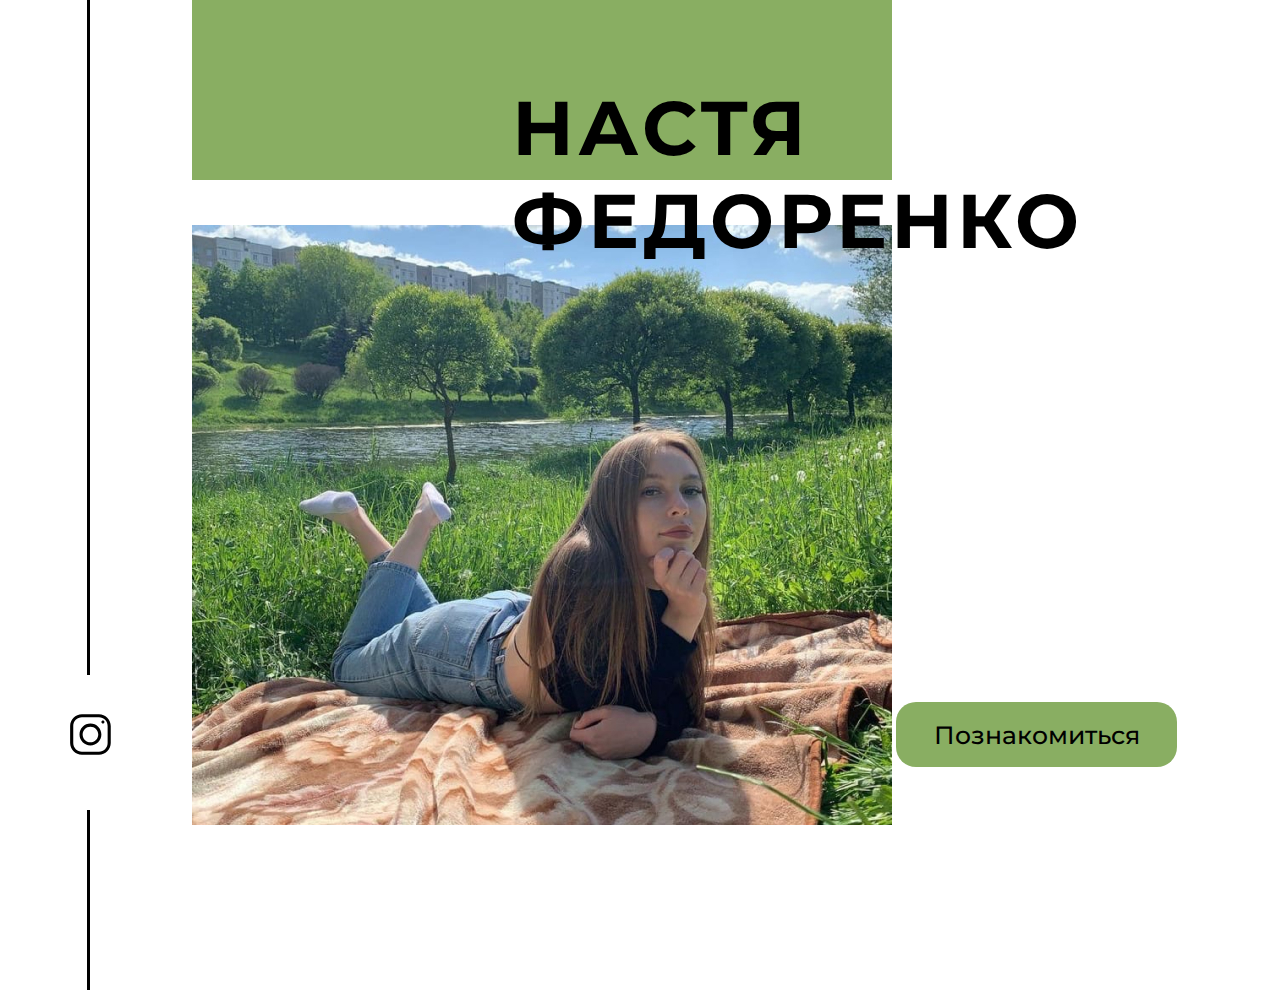
<file: index.html>
<!DOCTYPE html>
<html lang="ru">
<link rel="stylesheet" href="css/NASTYA.css">
<link href="https://fonts.googleapis.com/css2?family=Montserrat:wght@500;700;800&display=swap" rel="stylesheet">
<head>
	<title>Настя</title>
</head>
<body>
	<container>
	<div class="line">
		<div class="line1"></div>
		<a href="https://vk.com/away.php?to=https%3A%2F%2Finstagram.com%2Fanastasia__fedorenko%3Futm_medium%3Dcopy_link&cc_key=">
		<img src="img/01.svg" width="50px" height="50px">
		</a>
		<div class="line2"></div>
	</div>
	<div class="pic">
		<div class="rectangle"></div>
		<div class="photo">
			<img src="img/01.jpg" width="700px">
		</div>
	</div>
	<div>
   		<h1 class="title">НАСТЯ ФЕДОРЕНКО</h1>
	</div>
	<a href="index1.html" class="knopka">Познакомиться</a>
	</container>
</body>
</html>
</file>
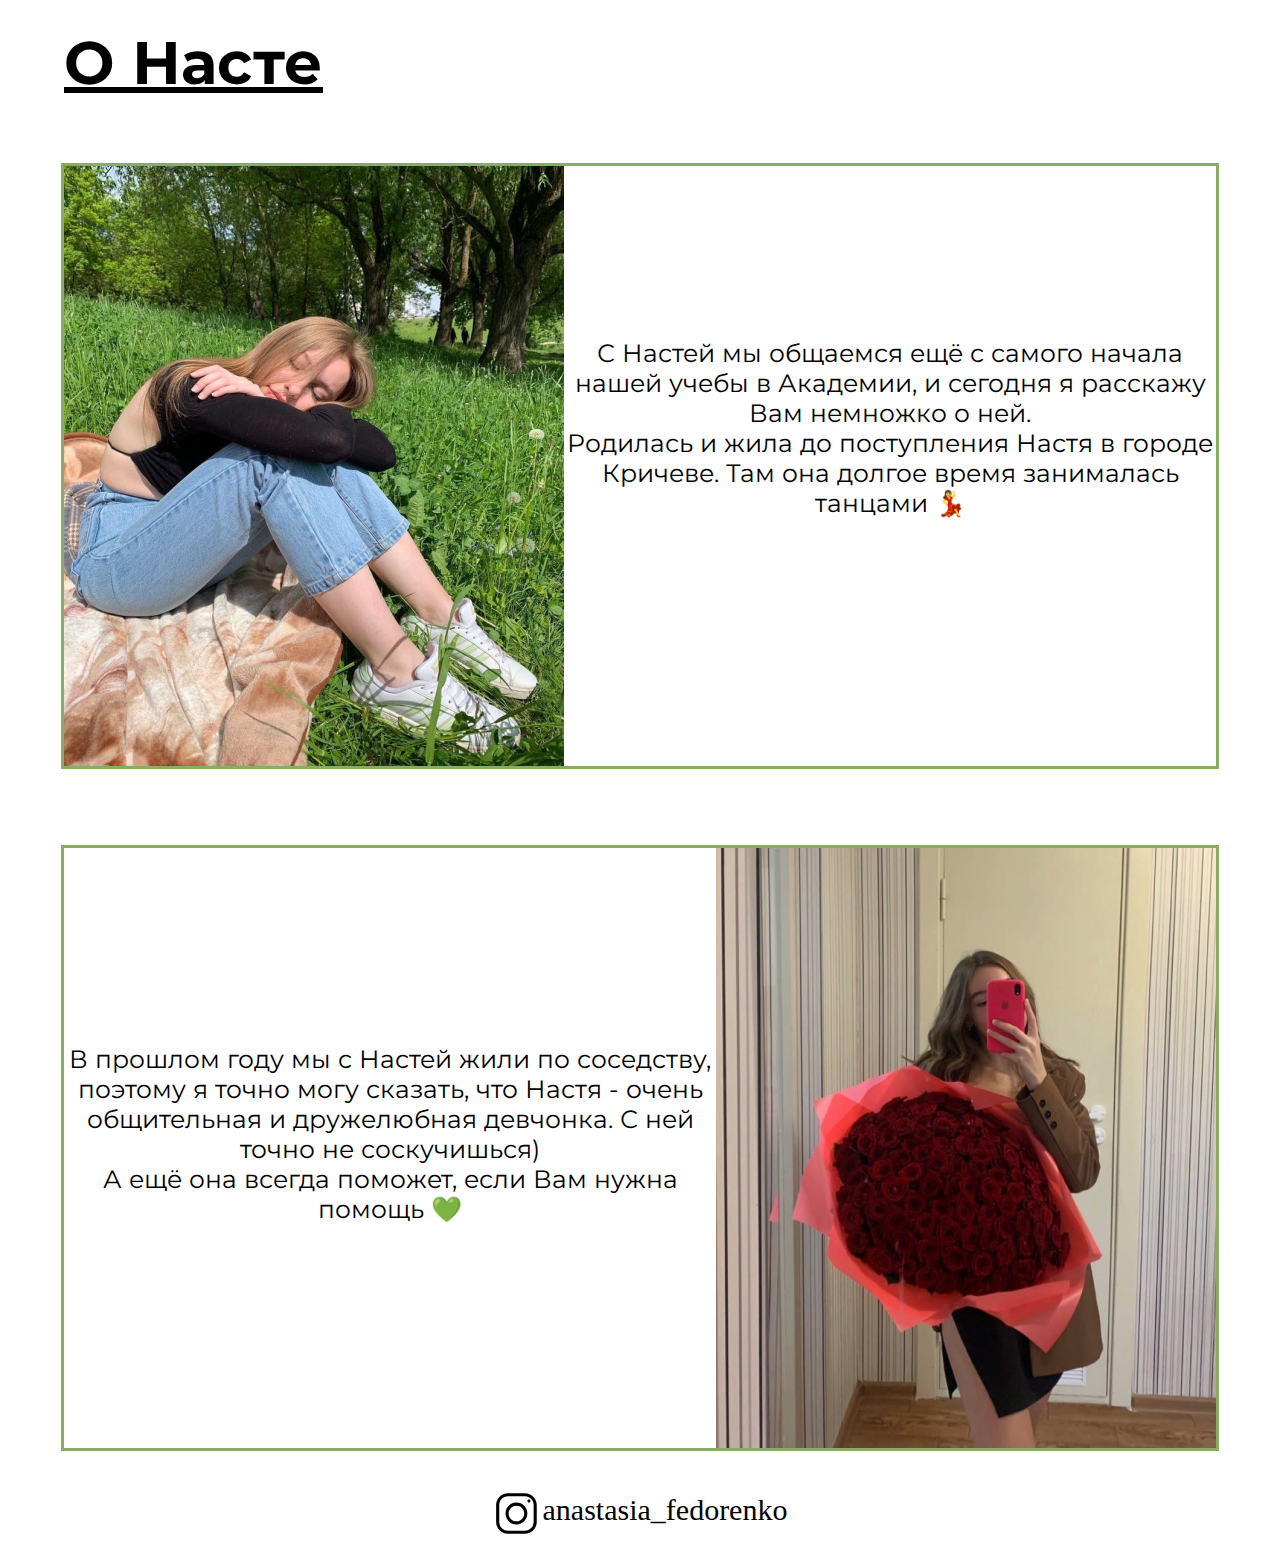
<file: index1.html>
<!DOCTYPE html>
<html>
<html lang="ru">
<link rel="stylesheet" href="css/NASTYA.css">
<link href="https://fonts.googleapis.com/css2?family=Montserrat:wght@400,500;700;800&display=swap" rel="stylesheet">
<head>
	<title>Настя</title>
</head>
<body class="page2">
	<h2>О Насте</h2>
<div class="block1">
	<img src="img/02.jpg">
	<p>С Настей мы общаемся ещё с самого начала нашей учебы в Академии, и сегодня я расскажу Вам немножко о ней.<br>Родилась и жила до поступления Настя в городе Кричеве. Там она долгое время занималась танцами &#128131
	 </p>
</div>
<div class="block2">
	<p>В прошлом году мы с Настей жили по соседству, поэтому я точно могу сказать, что Настя - очень общительная и дружелюбная девчонка. С ней точно не соскучишься)
	<br>А ещё она всегда поможет, если Вам нужна помощь &#128154 </p>
	<img src="img/03.jpg">
</div>
<div class="footer">
	<a href="https://vk.com/away.php?to=https%3A%2F%2Finstagram.com%2Fanastasia__fedorenko%3Futm_medium%3Dcopy_link&cc_key="><img src="img/01.svg"></a>
	<p>anastasia_fedorenko</p>
</div>

</body>
</html>
</file>
<file: css/NASTYA.css>
*{
	margin:0;
	padding: 0;
}

.container{
	display: flex;
	flex-direction: row;
}
.line{
	display: flex;
	flex-direction: column;
	height: 100%;
}
.line1{
	border-left: 3px solid #000000;
    height:75%;
    position: absolute;
    left: 7%;
    margin-left: -3px;
    top: 0;
	
	
}
.line2{
	border-left: 3px solid #000000;
    height:20%;
    position: absolute;
    left: 7%;
    margin-left: -3px;
    top: 90%;
}
.line img{
	position: absolute;
	left:5.5%;
	margin-left: -3px;
	top:79%;
	z-index: 100;
}
.pic{
	height: 100%;
	display: flex;
	flex-direction: column;
}
.rectangle{
	width: 700px;
	height: 20%;
	background-color: #89AE62;
	position: absolute;
	top:0;
	left: 15%;

}
.pic img{
	position: absolute;
	left: 15%;
	top: 25%;
}
.title{
	position: absolute;
	font-family:'Montserrat', sans-serif; 
	font-weight: 700;
	font-size: 76px;
	color: #000000;
	top: 9%;
	left: 40%;
	letter-spacing: 4px;
}
a.knopka {
  position: absolute;
  top: 78%;
  left: 70%;
  color: #000000; 
  text-decoration: none; 
  user-select: none; 
  background:#89AE62; 
  padding: .70em 1.5em; 
  outline: none; 
  font-family: 'Montserrat';
  font-size: 25px;
  font-weight: 500;
  border-radius: 20px; 
} 
a.knopka:hover { background: #53683C; } 
a.knopka:active { background: #53683C;}

.page2{
	display: flex;
	flex-direction: column;
}
h2{
  font-family: 'Montserrat';
  font-size: 60px;
  font-weight: 700;
  text-decoration: underline;
  margin: 2% 5%;
}
.text{
	width: 100%;
	margin: 1% auto;
	font-family: 'Montserrat';
    font-size: 25px;
    font-weight: 400;

}
.block1{
	display: flex;
	flex-direction: row;
	width: 90%;
	margin: 3% auto;
	border: 3px solid #89AE62 ;
}
.block1 p{
	margin-top: 15%;
	text-align: center;
	font-family: 'Montserrat';
    font-size: 25px;
    font-weight: 400;
}
.block1:hover{
	transform: scale(1.1); 
    transition-duration: 0.5s;
}
.block2{
	display: flex;
	flex-direction: row;
	width: 90%;
	margin: 3% auto;
	border: 3px solid #89AE62 ;
}
.block2:hover{
	transform: scale(1.1); 
    transition-duration: 0.5s;
}
.block2 p{
	margin-top: 17%;
	text-align: center;
	font-family: 'Montserrat';
    font-size: 25px;
    font-weight: 400;
}
.footer{
	display: flex;
	justify-content: center;
	margin: 0 auto;
}
.footer p{
	margin-top: 1%;
	font-family: 'Lora';
	font-weight: 400;
	font-size: 30px;
}
</file>
